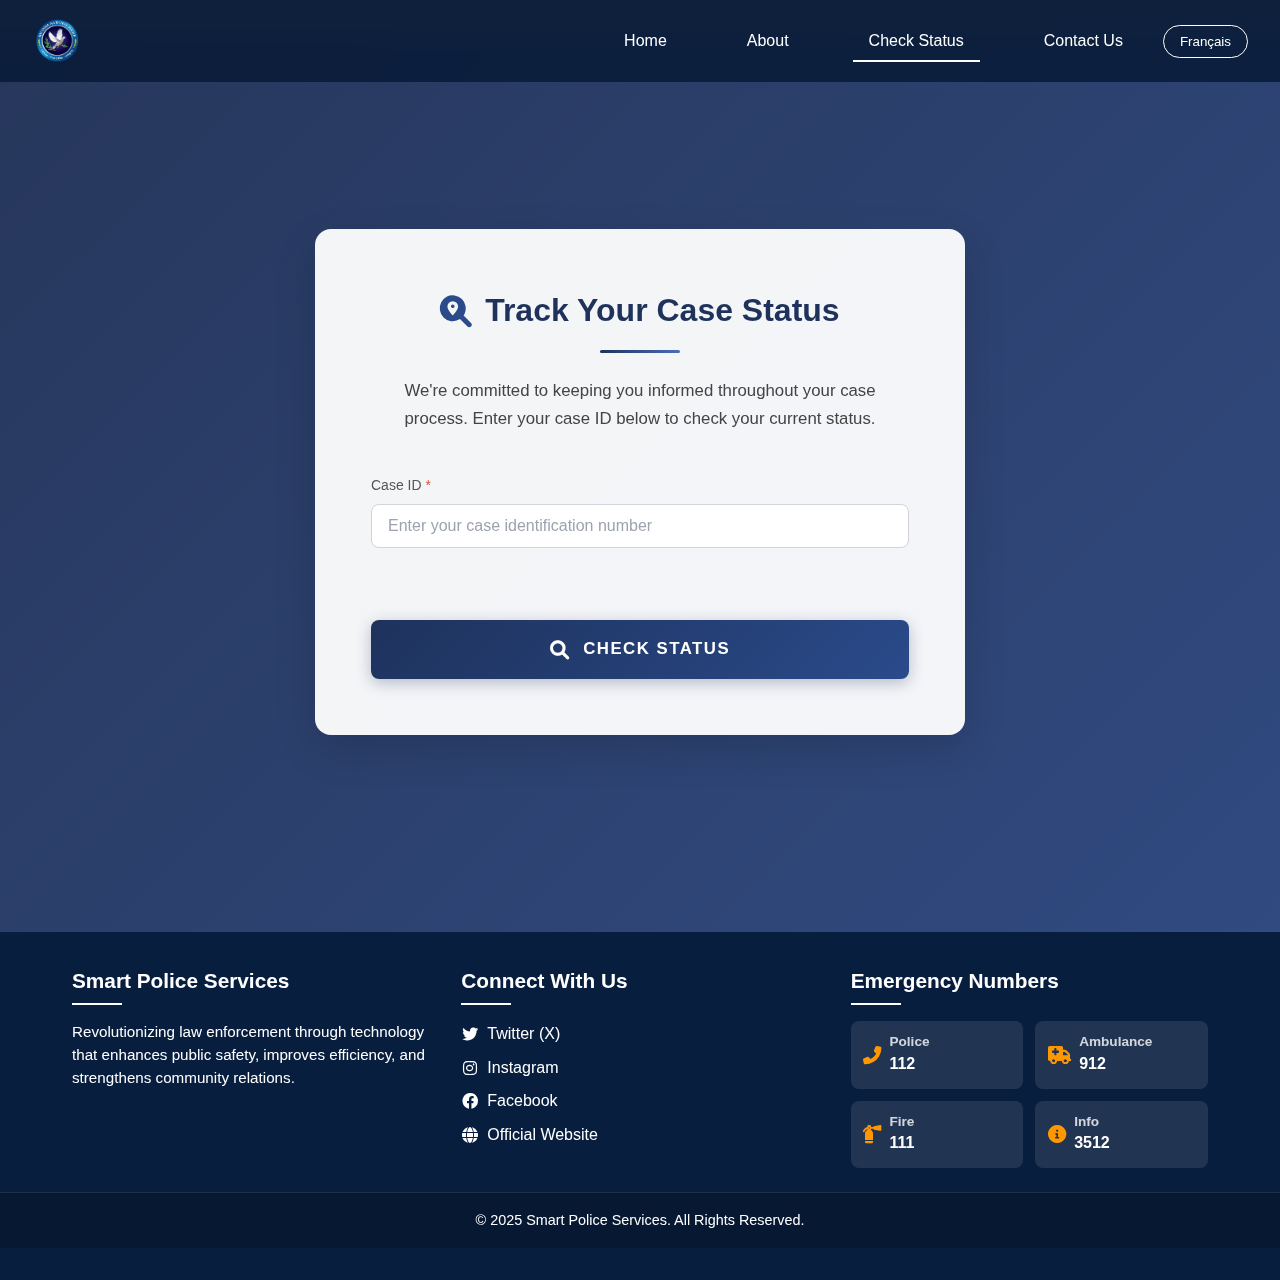
<file: pages/status.html>
<!DOCTYPE html>
<html lang="en">
<head>
    <meta charset="UTF-8">
    <meta name="viewport" content="width=device-width, initial-scale=1.0">
    <title>Check Status - Smart Police Services</title>
    <link rel="stylesheet" href="../assets/css/main.css">
    <link rel="stylesheet" href="../assets/css/header.css">
    <link rel="stylesheet" href="../assets/css/footer.css">
    <link rel="stylesheet" href="../assets/css/responsive.css">
    <link rel="stylesheet" href="https://cdnjs.cloudflare.com/ajax/libs/font-awesome/6.0.0-beta3/css/all.min.css">
</head>
<body>
    <div class="background-container">
        <div class="overlay"></div>
        <iframe id="background-video" 
                src="https://www.youtube.com/embed/sqHswJihozk?autoplay=1&mute=1&loop=1&playlist=sqHswJihozk&controls=0&showinfo=0&rel=0" 
                frameborder="0"
                allowfullscreen>
        </iframe>
    </div>

    <header>
        <div class="logo-container">
            <img src="../assets/images/logo.png" alt="Smart Police Services Logo" class="logo">
        </div>
        <nav>
            <ul class="nav-links">
                <li><a href="../index.html" class="nav-item translate" data-en="Home" data-fr="Accueil">Home</a></li>
                <li><a href="about.html" class="nav-item translate" data-en="About" data-fr="À propos">About</a></li>
                <li><a href="status.html" class="nav-item translate active" data-en="Check Status" data-fr="Vérifier le statut">Check Status</a></li>
                <li><a href="contact.html" class="nav-item translate" data-en="Contact Us" data-fr="Contactez-nous">Contact Us</a></li>
            </ul>
            <button class="language-btn" id="language-toggle" data-en="Français" data-fr="English">Français</button>
        </nav>
    </header>

    <main>
        <section class="status-section">
            <div class="status-container glass-box">
                <h1 class="status-title translate" data-en="Track Your Case Status" data-fr="Suivre l'état du dossier">
                    <i class="fas fa-search-location"></i> Track Your Case Status
                </h1>
                
                <div class="welcome-text">
                    <p class="translate" data-en="We're committed to keeping you informed throughout your case process. Enter your case ID below to check your current status." data-fr="Nous nous engageons à vous tenir informé tout au long du processus de votre dossier. Entrez votre numéro de dossier ci-dessous pour vérifier votre statut actuel.">
                        We're committed to keeping you informed throughout your case process. Enter your case ID below to check your current status.
                    </p>
                </div>
                
                <form id="status-form" class="floating-form" novalidate>
                    <div class="form-field">
                        <label for="case-number" class="required-label">Case ID</label>
                        <div class="input-wrapper">
                            <input type="text" id="case-number" placeholder="Enter your case identification number" required>
                        </div>
                        <div class="error-message" id="case-error">Please enter a valid case ID</div>
                    </div>

                    <button type="submit" class="gradient-btn translate" 
                            data-en="Check Status" 
                            data-fr="Vérifier l'état">
                        <i class="fas fa-search"></i> Check Status
                    </button>
                </form>
                
                <!-- Loading indicator -->
                <div id="loading-indicator" class="loading-spinner" style="display:none;">
                    <div class="spinner"></div>
                    <p class="translate" data-en="Searching for your case..." data-fr="Recherche de votre dossier...">Searching for your case...</p>
                </div>
                
                <!-- Results section (initially hidden) -->
                <div id="results-container" class="results-section" style="display:none;">
                    <h2 class="results-title">
                        <i class="fas fa-clipboard-list"></i> 
                        <span class="translate" data-en="Case Results" data-fr="Résultats du dossier">Case Results</span>
                    </h2>
                    
                    <div id="no-results-message" style="display:none;">
                        <div class="alert alert-warning">
                            <i class="fas fa-exclamation-triangle"></i>
                            <p class="translate" data-en="No case found matching your information. Please verify your case ID and try again." 
                               data-fr="Aucun dossier trouvé correspondant à vos informations. Veuillez vérifier votre numéro de dossier et réessayer.">
                                No case found matching your information. Please verify your case ID and try again.
                            </p>
                        </div>
                    </div>
                    
                    <div id="error-message" style="display:none;">
                        <div class="alert alert-danger">
                            <i class="fas fa-times-circle"></i>
                            <p class="translate" data-en="An error occurred while retrieving your case information. Please try again later."
                               data-fr="Une erreur s'est produite lors de la récupération des informations de votre dossier. Veuillez réessayer plus tard.">
                                An error occurred while retrieving your case information. Please try again later.
                            </p>
                        </div>
                    </div>
                    
                    <div id="results-list"></div>
                </div>
            </div>
        </section>
    </main>

    <footer>
        <div class="footer-content">
            <div class="footer-column">
                <h3 class="translate" data-en="Smart Police Services" data-fr="Services de Police Intelligents">Smart Police Services</h3>
                <p class="translate" data-en="Revolutionizing law enforcement through technology that enhances public safety, improves efficiency, and strengthens community relations." data-fr="Révolutionner l'application de la loi par la technologie qui améliore la sécurité publique, l'efficacité et les relations communautaires.">
                    Revolutionizing law enforcement through technology that enhances public safety, improves efficiency, and strengthens community relations.
                </p>
            </div>
            <div class="footer-column">
                <h3 class="translate" data-en="Connect With Us" data-fr="Connectez-Vous Avec Nous">Connect With Us</h3>
                <ul class="footer-links">
                    <li>
                        <a href="https://www.twitter.com/rwandapolice" target="_blank">
                            <i class="fab fa-twitter"></i> 
                            <span class="translate" data-en="Twitter (X)" data-fr="Twitter (X)">Twitter (X)</span>
                        </a>
                    </li>
                    <li>
                        <a href="https://www.instagram.com/rwandapolice" target="_blank">
                            <i class="fab fa-instagram"></i> 
                            <span class="translate" data-en="Instagram" data-fr="Instagram">Instagram</span>
                        </a>
                    </li>
                    <li>
                        <a href="https://www.facebook.com/rwandapolice" target="_blank">
                            <i class="fab fa-facebook"></i> 
                            <span class="translate" data-en="Facebook" data-fr="Facebook">Facebook</span>
                        </a>
                    </li>
                    <li>
                        <a href="https://www.police.gov.rw" target="_blank">
                            <i class="fas fa-globe"></i> 
                            <span class="translate" data-en="Official Website" data-fr="Site Officiel">Official Website</span>
                        </a>
                    </li>
                </ul>
            </div>
            <div class="footer-column">
                <h3 class="translate" data-en="Emergency Numbers" data-fr="Numéros d'Urgence">Emergency Numbers</h3>
                <div class="emergency-grid">
                    <div class="emergency-number police">
                        <i class="fas fa-phone-alt"></i>
                        <div>
                            <span class="translate" data-en="Police" data-fr="Police">Police</span>
                            <p>112</p>
                        </div>
                    </div>
                    <div class="emergency-number ambulance">
                        <i class="fas fa-ambulance"></i>
                        <div>
                            <span class="translate" data-en="Ambulance" data-fr="Ambulance">Ambulance</span>
                            <p>912</p>
                        </div>
                    </div>
                    <div class="emergency-number fire">
                        <i class="fas fa-fire-extinguisher"></i>
                        <div>
                            <span class="translate" data-en="Fire" data-fr="Incendie">Fire</span>
                            <p>111</p>
                        </div>
                    </div>
                    <div class="emergency-number helpline">
                        <i class="fas fa-info-circle"></i>
                        <div>
                            <span class="translate" data-en="Info" data-fr="Info">Info</span>
                            <p>3512</p>
                        </div>
                    </div>
                </div>
            </div>
        </div>
        <div class="copyright">
            <p class="translate" data-en="© 2025 Smart Police Services. All Rights Reserved." data-fr="© 2025 Services de Police Intelligents. Tous Droits Réservés.">© 2025 Smart Police Services. All Rights Reserved.</p>
        </div>
    </footer>

    <style>
        /* Global improvements */
        body {
            font-family: 'Segoe UI', Tahoma, Geneva, Verdana, sans-serif;
            margin: 0;
            padding: 0;
            line-height: 1.6;
            color: #333;
        }

        /* Background container adjustments */
        .background-container {
            position: fixed;
            top: 0;
            left: 0;
            width: 100%;
            height: 100%;
            z-index: -2;
        }

        .overlay {
            position: absolute;
            top: 0;
            left: 0;
            width: 100%;
            height: 100%;
            background: rgba(0, 0, 20, 0.7);
            z-index: -1;
        }

        #background-video {
            width: 100%;
            height: 100%;
            object-fit: cover;
        }

        /* Main content area improvements */
        main {
            min-height: calc(100vh - 180px);
            display: flex;
            flex-direction: column;
        }

        /* Status section improvements */
        .status-section {
            flex: 1;
            display: flex;
            align-items: center;
            justify-content: center;
            padding: 8rem 2rem;
            background: linear-gradient(135deg, rgba(30, 50, 92, 0.8), rgba(42, 74, 138, 0.8));
            position: relative;
            margin-top: 2rem;
        }

        /* Container improvements */
        .glass-box, .status-container {
            background: rgba(255, 255, 255, 0.95);
            backdrop-filter: blur(12px);
            border-radius: 16px;
            padding: 3.5rem;
            box-shadow: 0 15px 40px rgba(0, 0, 0, 0.15);
            width: 100%;
            max-width: 650px; /* Increased from 550px for wider layout */
            margin: 0 auto;
            transition: all 0.3s ease;
        }

        .glass-box:hover, .status-container:hover {
            transform: translateY(-5px);
            box-shadow: 0 20px 50px rgba(0, 0, 0, 0.2);
        }

        /* Title improvements */
        .status-title {
            color: #1E325C;
            font-size: 2rem;
            margin-bottom: 1.5rem;
            text-align: center;
            display: flex;
            align-items: center;
            justify-content: center;
            gap: 0.8rem;
            position: relative;
            padding-bottom: 1rem;
        }

        .status-title:after {
            content: '';
            position: absolute;
            bottom: 0;
            left: 50%;
            transform: translateX(-50%);
            width: 80px;
            height: 3px;
            background: linear-gradient(to right, #1E325C, #4a6ebc);
            border-radius: 3px;
        }

        .status-title i {
            color: #2a4a8a;
        }

        /* Welcome text improvements */
        .welcome-text {
            text-align: center;
            color: #444;
            margin-bottom: 2.5rem;
            font-size: 1.05rem;
            line-height: 1.7;
            max-width: 90%;
            margin-left: auto;
            margin-right: auto;
        }

        /* Modern form fields */
        .floating-form {
            display: flex;
            flex-direction: column;
            gap: 2rem;
        }

        .form-field {
            position: relative;
            margin-bottom: 1.5rem;
        }

        .form-field label {
            display: block;
            margin-bottom: 8px;
            font-size: 14px;
            color: #555;
            font-weight: 500;
        }

        .required-label:after {
            content: ' *';
            color: #e74c3c;
        }

        .input-wrapper {
            position: relative;
            width: 100%;
            max-width: 550px; /* Increased width for inputs */
            margin: 0 auto;
        }

        .form-field input {
            width: 100%;
            padding: 12px 16px;
            font-size: 16px;
            border: 1px solid #d1d5db;
            border-radius: 8px;
            background-color: #fff;
            box-sizing: border-box;
            transition: all 0.2s ease;
        }

        .form-field input:focus {
            outline: none;
            border-color: #4a6ebc;
            box-shadow: 0 0 0 3px rgba(74, 110, 188, 0.15);
        }

        .form-field input::placeholder {
            color: #9ca3af;
        }

        /* Error message */
        .error-message {
            color: #e74c3c;
            font-size: 0.85rem;
            margin-top: 6px;
            display: none;
            text-align: center;
        }

        .form-field.error input {
            border-color: #e74c3c;
        }

        .form-field.error .error-message {
            display: block;
        }

        /* Button improvements */
        .gradient-btn {
            background: linear-gradient(135deg, #1E325C, #2a4a8a);
            color: white;
            padding: 1.2rem 2rem;
            border: none;
            border-radius: 8px;
            font-size: 1.05rem;
            font-weight: 600;
            cursor: pointer;
            transition: all 0.3s ease;
            display: flex;
            align-items: center;
            justify-content: center;
            gap: 0.8rem;
            width: 100%;
            max-width: 550px; /* Increased width for button */
            margin: 1rem auto 0;
            text-transform: uppercase;
            letter-spacing: 1.5px;
            box-shadow: 0 4px 15px rgba(30, 50, 92, 0.3);
        }

        .gradient-btn:hover {
            transform: translateY(-3px);
            box-shadow: 0 8px 20px rgba(30, 50, 92, 0.4);
            background: linear-gradient(135deg, #2a4a8a, #1E325C);
        }

        .gradient-btn:active {
            transform: translateY(0);
        }

        .gradient-btn i {
            font-size: 1.2rem;
        }

        /* Loading spinner */
        .loading-spinner {
            text-align: center;
            margin: 2rem auto;
            display: flex;
            flex-direction: column;
            align-items: center;
            justify-content: center;
        }

        .spinner {
            width: 50px;
            height: 50px;
            border: 5px solid rgba(30, 50, 92, 0.2);
            border-radius: 50%;
            border-top-color: #1E325C;
            animation: spin 1s ease-in-out infinite;
            margin-bottom: 1rem;
        }

        @keyframes spin {
            to { transform: rotate(360deg); }
        }

        /* Results section */
        .results-section {
            margin-top: 3rem;
            padding-top: 2rem;
            border-top: 1px solid #e2e8f0;
        }

        .results-title {
            color: #1E325C;
            font-size: 1.5rem;
            margin-bottom: 1.5rem;
            display: flex;
            align-items: center;
            gap: 0.8rem;
        }

        .results-title i {
            color: #2a4a8a;
        }

        /* Alert styles */
        .alert {
            padding: 1rem;
            border-radius: 8px;
            margin-bottom: 1.5rem;
            display: flex;
            align-items: center;
            gap: 1rem;
        }

        .alert i {
            font-size: 1.5rem;
        }

        .alert-warning {
            background-color: #fff3cd;
            color: #856404;
            border-left: 4px solid #ffc107;
        }

        .alert-danger {
            background-color: #f8d7da;
            color: #721c24;
            border-left: 4px solid #dc3545;
        }

        /* Case card styles */
        .case-card {
            background-color: #f8fafc;
            border-radius: 8px;
            padding: 1.5rem;
            margin-bottom: 1.5rem;
            box-shadow: 0 4px 6px rgba(0, 0, 0, 0.05);
            border-left: 4px solid #1E325C;
            transition: all 0.2s ease;
        }

        .case-card:hover {
            transform: translateY(-3px);
            box-shadow: 0 6px 12px rgba(0, 0, 0, 0.1);
        }

        .case-header {
            display: flex;
            justify-content: space-between;
            align-items: center;
            margin-bottom: 1rem;
        }

        .case-id {
            font-size: 1.2rem;
            font-weight: 600;
            color: #1E325C;
        }

        .case-status {
            padding: 0.3rem 0.8rem;
            border-radius: 15px;
            font-size: 0.85rem;
            font-weight: 500;
            text-transform: uppercase;
        }

        .status-pending {
            background-color: #fff3cd;
            color: #856404;
        }

        .status-inprogress{
            background-color: #cfe2ff;
            color: #084298;
        }

        .status-resolved {
            background-color: #d1e7dd;
            color: #0f5132;
        }

        .status-closed {
            background-color: #e2e3e5;
            color: #41464b;
        }

        .case-details {
            margin-top: 1rem;
        }

        .detail-row {
            display: flex;
            margin-bottom: 0.5rem;
        }

        .detail-label {
            font-weight: 500;
            min-width: 120px;
            color: #6b7280;
        }

        .detail-value {
            color: #111827;
        }

        .case-description {
            margin-top: 1rem;
            padding-top: 1rem;
            border-top: 1px solid #e5e7eb;
        }

        .case-description h4 {
            color: #1E325C;
            margin-bottom: 0.5rem;
        }

        /* Improved responsiveness */
        @media (max-width: 850px) {
            .glass-box, .status-container {
                padding: 2.5rem 2rem;
                max-width: 95%;
            }
            
            .status-title {
                font-size: 1.8rem;
            }

            .status-section {
                padding: 7rem 1rem 5rem;
            }
        }

        @media (max-width: 500px) {
            .glass-box, .status-container {
                padding: 2rem 1.5rem;
            }
            
            .status-title {
                font-size: 1.6rem;
                flex-direction: column;
                gap: 0.5rem;
            }

            .gradient-btn {
                max-width: 100%;
                padding: 1rem 1.5rem;
            }
            
            .input-wrapper, .phone-input-wrapper {
                max-width: 100%;
            }
            
            .case-header {
                flex-direction: column;
                align-items: flex-start;
                gap: 0.5rem;
            }
        }
    </style>

    <script>
        document.addEventListener('DOMContentLoaded', function() {
            const form = document.getElementById('status-form');
            const caseNumberInput = document.getElementById('case-number');
            const caseNumberField = caseNumberInput.closest('.form-field');
            const loadingIndicator = document.getElementById('loading-indicator');
            const resultsContainer = document.getElementById('results-container');
            const noResultsMessage = document.getElementById('no-results-message');
            const errorMessage = document.getElementById('error-message');
            const resultsList = document.getElementById('results-list');
            
            // Form validation and submission
            form.addEventListener('submit', function(e) {
                e.preventDefault();
                
                // Reset error states
                caseNumberField.classList.remove('error');
                
                // Validate case number
                const caseNumber = caseNumberInput.value.trim();
                if (!caseNumber) {
                    caseNumberField.classList.add('error');
                    document.getElementById('case-error').textContent = "Please enter a valid case ID";
                    return;
                }
                
                // Reset results section
                resultsContainer.style.display = 'none';
                noResultsMessage.style.display = 'none';
                errorMessage.style.display = 'none';
                resultsList.innerHTML = '';
                
                // Show loading indicator
                loadingIndicator.style.display = 'flex';
                
                // Fetch data from API
                fetchCaseData(caseNumber);
            });
            
            // Update validation on change
            caseNumberInput.addEventListener('input', function() {
                if (caseNumberInput.value.trim()) {
                    caseNumberField.classList.remove('error');
                }
            });
            
            function fetchCaseData(trackingCode) {
                // API endpoint
                let apiEndpoint = `https://esrirw.rw:8885/api/v1/incidents/incident/${trackingCode}`;
                
                console.log("Fetching data from:", apiEndpoint);
                
                // Add headers if needed for authentication
                const requestOptions = {
                    method: 'GET',
                    headers: {
                        'Content-Type': 'application/json'
                        // Add any required authentication headers here
                        // 'Authorization': 'Bearer YOUR_TOKEN'
                    }
                };
                
                // Fetch data from API
                fetch(apiEndpoint, requestOptions)
                    .then(response => {
                        if (!response.ok) {
                            console.error(`API responded with status: ${response.status}`);
                            throw new Error(`HTTP error! Status: ${response.status}`);
                        }
                        return response.json();
                    })
                    .then(data => {
                        console.log("Received data:", data);
                        
                        // Hide loading indicator
                        loadingIndicator.style.display = 'none';
                        
                        // Process and display results
                        processResults(data, trackingCode);
                    })
                    .catch(error => {
                        console.error('Error fetching case data:', error);
                        
                        // Hide loading indicator
                        loadingIndicator.style.display = 'none';
                        
                        // Show error message with more specific details
                        resultsContainer.style.display = 'block';
                        errorMessage.style.display = 'block';
                        errorMessage.querySelector('p').textContent = 
                            `An error occurred: ${error.message}. Please check your connection and try again.`;
                    });
            }
            
            // Function to process and display results
            function processResults(data, requestedtrackingCode) {
                // Show results container
                resultsContainer.style.display = 'block';
                
                // Check if data is empty or null
                if (!data || (Array.isArray(data) && data.length === 0) || (typeof data === 'object' && Object.keys(data).length === 0)) {
                    noResultsMessage.style.display = 'block';
                    return;
                }
                
                // Normalize data to array format for consistency in processing
                let casesArray = Array.isArray(data) ? data : [data];
                
                // If a specific case ID was requested but not found in results
                if (requestedtrackingCode && !casesArray.some(caseItem => caseItem.id === requestedtrackingCode || caseItem.trackingCode === requestedtrackingCode)) {
                    noResultsMessage.style.display = 'block';
                    noResultsMessage.querySelector('p').textContent = `No case found with ID: ${requestedtrackingCode}. Please verify the case ID and try again.`;
                    return;
                }
                
                // Display each case
                casesArray.forEach(caseItem => {
                    const caseCard = createCaseCard(caseItem);
                    resultsList.appendChild(caseCard);
                });
            }
            
   // Function to create a case card element - Updated to include conditional "Assigned to" field
function createCaseCard(caseData) {
    const card = document.createElement('div');
    card.className = 'case-card';
    
    // Get case ID (either id or trackingCode from API)
    const trackingCode = caseData.trackingCode || caseData.trackingCode || 'Unknown';
    
    // Get status and map to appropriate class
    const status = caseData.status || 'PENDING';
    const statusMap = {
        'PENDING': 'status-pending',
        'IN_PROGRESS': 'status-inprogress',
        'INPROGRESS': 'status-inprogress',
        'IN PROGRESS': 'status-inprogress',
        'RESOLVED': 'status-resolved',
        'CLOSED': 'status-closed'
    };
    const statusClass = statusMap[status.toUpperCase()] || 'status-pending';
    
    // Format status for display
    const displayStatus = status.replace('_', ' ');
    
    // Format date function
    function formatDate(dateString) {
        if (!dateString) return 'N/A';
        const date = new Date(dateString);
        return date.toLocaleDateString(undefined, { year: 'numeric', month: 'long', day: 'numeric' });
    }
    
    // Build card HTML - modified status title to be closer to status box
    let cardHTML = `
     <div class="case-header">
         <div class="case-id">Case ${trackingCode}</div>
         <div class="status-wrapper" style="display:flex; align-items:center;">
             <span style="margin:0; padding:0;">Status:</span><div class="case-status ${statusClass}" style="margin-left:0;">${displayStatus}</div>
         </div>
     </div>
         <div class="case-details">
    `;
    
    // Add date from API response with dark blue clock icon
    if (caseData.reportedDate || caseData.createdAt || caseData.date) {
        const dateValue = caseData.reportedDate || caseData.createdAt || caseData.date;
        cardHTML += `
            <div class="detail-row">
                <div class="detail-label"><i class="fas fa-clock" style="color: #1E325C;"></i> Reported Date:</div>
                <div class="detail-value">${formatDate(dateValue)}</div>
            </div>
        `;
    }
    
    // Add "Assigned to" field only if status is IN_PROGRESS (or variations)
    if ((status.toUpperCase() === 'IN_PROGRESS' || 
         status.toUpperCase() === 'INPROGRESS' || 
         status.toUpperCase() === 'IN PROGRESS') && 
        caseData.department && caseData.department.name) {
        cardHTML += `
            <div class="detail-row">
                <div class="detail-label"><i class="fas fa-user-shield" style="color: #1E325C;"></i> Assigned to:</div>
                <div class="detail-value">${caseData.department.name}</div>
            </div>
        `;
    }
    
    // Add category from API if available
    if (caseData.category || caseData.type || caseData.incidentType) {
        const categoryValue = caseData.category || caseData.type || caseData.incidentType;
        cardHTML += `
            <div class="detail-row">
                <div class="detail-label">Category:</div>
                <div class="detail-value">${categoryValue || 'Not specified'}</div>
            </div>
        `;
    }
    
    if (caseData.address) {
        // Start with the lowest level (Village)
        let locationString = '';
        
        if (caseData.address.name) {
            locationString += caseData.address.name; // Village name
        }
        
        // Add Cell if available
        if (caseData.address.parentGeoLocation?.name) {
            locationString += ', ' + caseData.address.parentGeoLocation.name;
        }
        
        // Add Sector if available
        if (caseData.address.parentGeoLocation?.parentGeoLocation?.name) {
            locationString += ', ' + caseData.address.parentGeoLocation.parentGeoLocation.name;
        }
        
        // Add District if available
        if (caseData.address.parentGeoLocation?.parentGeoLocation?.parentGeoLocation?.name) {
            locationString += ', ' + caseData.address.parentGeoLocation.parentGeoLocation.parentGeoLocation.name;
        }

        // Add Province if available
        
        cardHTML += `
            <div class="detail-row">
                <div class="detail-label"><i class="fas fa-map-marker-alt" style="color: #1E325C;"></i> Location:</div>
                <div class="detail-value">${locationString || 'Not specified'}</div>
            </div>
        `;
    } else if (caseData.location || caseData.incidentLocation) {
        // Fallback to previous implementation if address object is not available
        const locationValue = caseData.location || caseData.incidentLocation;
        cardHTML += `
            <div class="detail-row">
                <div class="detail-label"><i class="fas fa-map-marker-alt" style="color: #1E325C;"></i> Location:</div>
                <div class="detail-value">${locationValue || 'Not specified'}</div>
            </div>
        `;
    }
    
    
    cardHTML += `</div>`;
    // Add description if available
    if (caseData.description || caseData.details || caseData.incidentDetails) {
        const descriptionValue = caseData.description || caseData.details || caseData.incidentDetails;
        cardHTML += `
            <div class="case-description">
                <h4>Description</h4>
                <p>${descriptionValue || 'No description provided.'}</p>
            </div>
        `;
    }
    
    // Add next steps if available
    if (caseData.nextSteps || caseData.actions || caseData.requiredActions) {
        const nextStepsValue = caseData.nextSteps || caseData.actions || caseData.requiredActions;
        cardHTML += `
            <div class="case-next-steps">
                <h4>Next Steps</h4>
                <p>${nextStepsValue}</p>
            </div>
        `;
    }
    
    card.innerHTML = cardHTML;
    return card;
}
        });
    </script>

    <script src="../assets/js/main.js"></script>
    <script src="../assets/js/language.js"></script>
</body>
</html>
</file>
<file: assets/css/main.css>
/* assets/css/main.css */

* {
    margin: 0;
    padding: 0;
    box-sizing: border-box;
    font-family: Arial, sans-serif;
}

body {
    overflow-x: hidden;
    perspective: 1000px;
}

.background-container {
    position: fixed;
    width: 100%;
    height: 100vh;
    overflow: hidden;
    z-index: -1;
    opacity: 1;
    transition: opacity 0.5s ease;
}

.overlay {
    position: absolute;
    top: 0;
    left: 0;
    width: 100%;
    height: 100%;
    background: rgba(0, 0, 0, 0.6); /* Darker overlay */
    z-index: 1;
}

#background-video {
    position: absolute;
    top: 0;
    left: 0;
    width: 100%;
    height: 100%;
    pointer-events: none;
    filter: blur(2px); /* Reduced blur */
    transform: scale(1.05);
}

/* Enhanced Navigation Underline */
.nav-item:after {
    content: '';
    position: absolute;
    width: 0;
    height: 3px; /* Thicker line */
    bottom: -5px;
    left: 0; /* Start from left */
    background: white;
    transition: all 0.3s ease;
    transform-origin: left;
}

.nav-item:hover:after {
    width: 100%; /* Full width of text */
}

header {
    position: fixed;
    top: 0;
    left: 0;
    width: 100%;
    padding: 1.5rem 2rem;
    display: flex;
    justify-content: space-between;
    align-items: center;
    z-index: 100;
    transition: all 0.3s ease;
    background: rgba(30, 50, 92, 0.2);
    backdrop-filter: blur(10px);
}

header.scrolled {
    padding: 1rem 2rem;
    background: rgba(30, 50, 92, 0.95);
    box-shadow: 0 5px 15px rgba(0, 0, 0, 0.1);
}

.logo-container {
    display: flex;
    align-items: center;
}

.logo {
    height: 50px;
    transition: all 0.3s ease;
}

header.scrolled .logo {
    height: 40px;
}

nav {
    display: flex;
    align-items: center;
}

.nav-links {
    display: flex;
    list-style: none;
}

.nav-item {
    color: white;
    text-decoration: none;
    font-weight: 600;
    padding: 0.5rem 1rem;
    margin: 0 0.5rem;
    position: relative;
    transition: all 0.3s ease;
}

.language-btn {
    background: #1E325C; /* Darker blue background for better text visibility */
    color: white; /* White text for better visibility */
    border: none;
    padding: 0.5rem 1rem;
    border-radius: 4px;
    cursor: pointer;
    margin-left: 1rem;
    transition: all 0.3s ease;
    font-weight: 600;
    border: 1px solid rgba(255, 255, 255, 0.3); /* Subtle border */
}

.language-btn:hover {
    background: #2a4a8a; /* Lighter blue on hover */
    transform: translateY(-2px);
}

main {
    padding: 0;
    margin: 0 auto;
    min-height: calc(100vh - 80px);
    color: #333;
}

/* Hero Section */
.hero-section {
    height: 100vh;
    display: flex;
    justify-content: center;
    align-items: center;
    text-align: center;
    position: relative;
    overflow: hidden;
}

.hero-content {
    z-index: 2;
    transform-style: preserve-3d;
}

.animate-title {
    font-size: 4rem;
    font-weight: 800;
    margin-bottom: 2rem;
    color: white;
    text-shadow: 2px 2px 8px rgba(0, 0, 0, 0.5);
    transform: translateZ(50px);
    animation: float 6s ease-in-out infinite;
}

@keyframes float {
    0%, 100% {
        transform: translateY(0) translateZ(50px);
    }
    50% {
        transform: translateY(-20px) translateZ(50px);
    }
}

.scroll-indicator {
    position: absolute;
    bottom: 50px;
    left: 50%;
    transform: translateX(-50%);
    display: flex;
    flex-direction: column;
    align-items: center;
    color: white;
    animation: bounce 2s infinite;
}

.mouse {
    width: 30px;
    height: 50px;
    border: 2px solid white;
    border-radius: 15px;
    position: relative;
    margin-bottom: 10px;
}

.wheel {
    width: 6px;
    height: 10px;
    background: white;
    border-radius: 3px;
    position: absolute;
    top: 10px;
    left: 50%;
    transform: translateX(-50%);
    animation: scroll 1.5s infinite;
}

@keyframes scroll {
    0% {
        opacity: 1;
        transform: translateX(-50%) translateY(0);
    }
    100% {
        opacity: 0;
        transform: translateX(-50%) translateY(15px);
    }
}

.arrow {
    display: flex;
    flex-direction: column;
    align-items: center;
    color: white;
    font-size: 0.8rem;
}

.arrow i {
    margin-top: 8px;
    animation: bounce 2s infinite;
}

@keyframes bounce {
    0%, 20%, 50%, 80%, 100% {
        transform: translateY(0);
    }
    40% {
        transform: translateY(-10px);
    }
    60% {
        transform: translateY(-5px);
    }
}

/* Info Section - Changed background to light blue */
.info-section {
    padding: 6rem 0;
    background: #e6f0fa; /* Light blue background instead of white */
    position: relative;
}

.section-container {
    max-width: 1200px;
    margin: 0 auto;
    padding: 0 2rem;
}

.section-title {
    font-size: 2.5rem;
    text-align: center;
    margin-bottom: 3rem;
    color: #1E325C;
    position: relative;
}

.section-title:after {
    content: '';
    position: absolute;
    width: 80px;
    height: 3px;
    background: #1E325C;
    bottom: -15px;
    left: 50%;
    transform: translateX(-50%);
}

.info-box {
    background-color: rgba(255, 255, 255, 0.6); /* More transparent white */
    border-radius: 15px;
    box-shadow: 0 10px 30px rgba(0, 0, 0, 0.1);
    overflow: hidden;
    transition: all 0.5s ease;
    transform: perspective(1000px) rotateX(0deg);
    border-left: 3px solid #1E325C; /* Blue accent border */
}

.info-box:hover {
    transform: perspective(1000px) rotateX(5deg);
    box-shadow: 0 15px 40px rgba(0, 0, 0, 0.15);
}

.info-content {
    display: flex;
    padding: 3rem;
    align-items: center;
}

.info-icon {
    font-size: 3rem;
    color: #1E325C;
    margin-right: 2rem;
}

.service-description {
    line-height: 1.8;
    font-size: 1.1rem;
}

/* Feature Sections with alternating layouts and blue backgrounds */
.feature-section {
    padding: 6rem 0;
    position: relative;
}

/* Alternate backgrounds for feature sections */
.feature-section:nth-child(odd):not(.blue-section) {
    background: #edf5fc; /* Very light blue instead of white/gray */
}

.feature-section:nth-child(even):not(.blue-section) {
    background: #d9e8f7; /* Slightly darker light blue */
}

.blue-section {
    background: linear-gradient(135deg, #1E325C 0%, #2a4a8a 100%);
    color: white;
}

.blue-section .section-title,
.blue-section h2,
.blue-section p {
    color: white;
}

.blue-section .description-section h2:after {
    background: white;
}

/* Enhanced styling for feature sections */
.feature-section.blue-section .description-section {
    background: rgba(255, 255, 255, 0.15); /* Slightly transparent white */
    padding: 2rem;
    border-radius: 15px;
    backdrop-filter: blur(5px);
}

.feature-section:not(.blue-section) .description-section {
    background: rgba(30, 50, 92, 0.05); /* Very light blue tint */
    padding: 2rem;
    border-radius: 15px;
    box-shadow: 0 10px 30px rgba(0, 0, 0, 0.05);
}

.feature-card {
    display: flex;
    align-items: center;
    gap: 4rem;
}

/* This is already in your original CSS - maintaining the alternating layout */
.feature-card.reverse {
    flex-direction: row-reverse;
}

.picture-box {
    flex: 1;
    height: 400px;
    overflow: hidden;
    border-radius: 15px;
    box-shadow: 0 10px 30px rgba(0, 0, 0, 0.1);
    transition: all 0.5s ease;
    transform: perspective(1000px) rotateY(0deg);
}

.feature-card:hover .picture-box {
    transform: perspective(1000px) rotateY(-5deg);
}

.feature-card.reverse:hover .picture-box {
    transform: perspective(1000px) rotateY(5deg);
}

.picture-box img {
    width: 100%;
    height: 100%;
    object-fit: cover;
    transition: all 0.5s ease;
}

.feature-card:hover .picture-box img {
    transform: scale(1.05);
}

.description-section {
    flex: 1;
}

.description-section h2 {
    font-size: 2rem;
    margin-bottom: 1.5rem;
    color: #1E325C;
    position: relative;
}

.description-section h2:after {
    content: '';
    position: absolute;
    width: 60px;
    height: 3px;
    background: #1E325C;
    bottom: -10px;
    left: 0;
}

.description-section p {
    line-height: 1.8;
    font-size: 1.1rem;
}

/* Status Page Styles */
.status-section {
    min-height: 100vh;
    display: flex;
    align-items: center;
    justify-content: center;
    padding: 4rem 2rem;
    background: linear-gradient(45deg, #1E325C 0%, #2a4a8a 100%);
}

.status-container {
    background: rgba(255, 255, 255, 0.9);
    backdrop-filter: blur(10px);
    border-radius: 20px;
    padding: 3rem;
    box-shadow: 0 15px 40px rgba(0, 0, 0, 0.2);
    max-width: 600px;
    width: 100%;
    transform: translateY(0);
    transition: transform 0.3s ease;
}

.status-container:hover {
    transform: translateY(-5px);
}

.status-form {
    display: flex;
    flex-direction: column;
    gap: 1.5rem;
}

.form-title {
    text-align: center;
    color: #1E325C;
    font-size: 2.2rem;
    margin-bottom: 2rem;
    position: relative;
}

.form-title:after {
    content: '';
    position: absolute;
    bottom: -10px;
    left: 50%;
    transform: translateX(-50%);
    width: 60px;
    height: 3px;
    background: #1E325C;
}

.input-group {
    position: relative;
    margin-bottom: 1.5rem;
}

.input-group input {
    width: 100%;
    padding: 1rem;
    border: 2px solid #e0e0e0;
    border-radius: 8px;
    font-size: 1rem;
    transition: all 0.3s ease;
}

.input-group input:focus {
    border-color: #1E325C;
    box-shadow: 0 0 10px rgba(30, 50, 92, 0.2);
}

.input-group label {
    position: absolute;
    left: 1rem;
    top: 50%;
    transform: translateY(-50%);
    background: white;
    padding: 0 0.5rem;
    color: #666;
    transition: all 0.3s ease;
    pointer-events: none;
}

.input-group input:focus ~ label,
.input-group input:not(:placeholder-shown) ~ label {
    top: 0;
    font-size: 0.9rem;
    color: #1E325C;
}

.check-status-btn {
    background: linear-gradient(45deg, #1E325C, #2a4a8a);
    color: white;
    padding: 1rem 2rem;
    border: none;
    border-radius: 8px;
    font-size: 1.1rem;
    cursor: pointer;
    transition: all 0.3s ease;
    text-transform: uppercase;
    letter-spacing: 1px;
}

.check-status-btn:hover {
    transform: translateY(-2px);
    box-shadow: 0 5px 15px rgba(30, 50, 92, 0.3);
}

/* Footer with enhanced blue background */
footer {
    background: #1E325C;
    color: white;
    padding: 0;
}

.footer-content {
    max-width: 1200px;
    margin: 0 auto;
    padding: 3rem 2rem;
    display: grid;
    grid-template-columns: repeat(auto-fit, minmax(250px, 1fr));
    gap: 2rem;
}

.footer-column h3 {
    font-size: 1.3rem;
    margin-bottom: 1.5rem;
    position: relative;
    padding-bottom: 10px;
}

.footer-column h3:after {
    content: '';
    position: absolute;
    bottom: 0;
    left: 0;
    width: 50px;
    height: 2px;
    background: white;
}

.footer-links {
    list-style: none;
}

.footer-links li {
    margin-bottom: 1rem;
}

.footer-links a {
    color: rgba(255, 255, 255, 0.8);
    text-decoration: none;
    transition: all 0.3s ease;
}

.footer-links a:hover {
    color: white;
    text-decoration: underline;
}

.footer-links i {
    margin-right: 10px;
    width: 20px;
    text-align: center;
}

.emergency-grid {
    display: grid;
    grid-template-columns: repeat(2, 1fr);
    gap: 1.5rem;
}

.emergency-number {
    display: flex;
    align-items: center;
    background: rgba(255, 255, 255, 0.1);
    padding: 0.8rem;
    border-radius: 8px;
    transition: all 0.3s ease;
}

.emergency-number:hover {
    background: rgba(255, 255, 255, 0.2);
}

.emergency-number i {
    font-size: 1.5rem;
    margin-right: 1rem;
    color: rgba(255, 255, 255, 0.9);
}

.emergency-number span {
    font-size: 0.9rem;
    color: rgba(255, 255, 255, 0.8);
}

.emergency-number p {
    font-size: 1.2rem;
    font-weight: 700;
    color: white;
}

.copyright {
    border-top: 1px solid rgba(255, 255, 255, 0.1);
    padding: 1.5rem;
    text-align: center;
    font-size: 0.9rem;
    background: rgba(0, 0, 0, 0.2);
}

/* --- Aesthetic Enhancements --- */
body {
    font-family: 'Poppins', sans-serif;
}

.fade-in {
    opacity: 0;
    transform: translateY(30px);
    transition: opacity 1s ease, transform 1s ease;
}
.fade-in.visible {
    opacity: 1;
    transform: translateY(0);
}
</file>
<file: assets/css/header.css>
/* Header styles */
header {
    position: fixed;
    top: 0;
    left: 0;
    width: 100%;
    padding: 1rem 2rem;
    display: flex;
    justify-content: space-between;
    align-items: center;
    z-index: 1000;
    transition: background-color 0.3s ease;
    background-color: rgba(9, 28, 57, 0.9); /* Blue with transparency */
}

header.scrolled {
    background-color: rgba(10, 32, 66, 0.9);
    box-shadow: 0 2px 10px rgba(0, 0, 0, 0.1);
}

.logo-container {
    display: flex;
    align-items: center;
}

.logo {
    height: 50px;
    width: auto;
}

.nav-links {
    display: flex;
    list-style: none;
    margin: 0;
    padding: 0;
}

.nav-links li {
    margin-left: 2rem;
}

.nav-item {
    color: white; /* Always white */
    text-decoration: none;
    font-weight: 500;
    transition: color 0.3s ease;
    position: relative;
}

.nav-item::after {
    content: '';
    position: absolute;
    bottom: -5px;
    left: 0;
    width: 0;
    height: 2px;
    background-color: white;
    transition: width 0.3s ease;
}

.nav-item:hover::after,
.nav-item.active::after {
    width: 100%;
}

.language-btn {
    background-color: transparent;
    color: white;
    border: 1px solid white;
    padding: 0.5rem 1rem;
    border-radius: 20px;
    cursor: pointer;
    transition: all 0.3s ease;
    font-weight: 500;
}

.language-btn:hover {
    background-color: white;
    color:rgb(7, 31, 67);
}

/* Responsive menu */
.menu-toggle {
    display: none;
    flex-direction: column;
    justify-content: space-around;
    width: 30px;
    height: 25px;
    background: transparent;
    border: none;
    cursor: pointer;
    padding: 0;
    z-index: 1001;
}

.menu-toggle span {
    width: 30px;
    height: 3px;
    background-color: white;
    border-radius: 5px;
    transition: all 0.3s ease;
}

@media (max-width: 768px) {
    .menu-toggle {
        display: flex;
    }
    
    .nav-links {
        position: fixed;
        top: 0;
        left: 0;
        width: 100%;
        height: 100vh;
        background-color:rgb(3, 18, 43);
        flex-direction: column;
        align-items: center;
        justify-content: center;
        transform: translateX(-100%);
        transition: transform 0.3s ease;
        z-index: 1000;
    }
    
    .nav-links.active {
        transform: translateX(0);
    }
    
    .nav-links li {
        margin: 1.5rem 0;
    }
    
    .language-btn {
        margin-top: 2rem;
    }
    
    .menu-toggle.active span:nth-child(1) {
        transform: translateY(11px) rotate(45deg);
    }
    
    .menu-toggle.active span:nth-child(2) {
        opacity: 0;
    }
    
    .menu-toggle.active span:nth-child(3) {
        transform: translateY(-11px) rotate(-45deg);
    }
}
</file>
<file: assets/css/footer.css>
/* Footer styles */
footer {
    background-color:rgb(8, 30, 63);
    color: white;
    padding: 2rem 0;
}

.footer-content {
    max-width: 1200px;
    margin: 0 auto;
    padding: 0 2rem;
    display: grid;
    grid-template-columns: 1fr 1fr 1fr;
    gap: 2rem;
}

.footer-column h3 {
    font-size: 1.3rem;
    margin-bottom: 1rem;
    position: relative;
    padding-bottom: 0.5rem;
}

.footer-column h3::after {
    content: '';
    position: absolute;
    left: 0;
    bottom: 0;
    width: 50px;
    height: 2px;
    background-color: white;
}

.footer-column p {
    margin-bottom: 1rem;
    line-height: 1.5;
    font-size: 0.95rem;
}

.footer-links {
    list-style: none;
    padding: 0;
}

.footer-links li {
    margin-bottom: 0.5rem;
}

.footer-links a {
    color: white;
    text-decoration: none;
    transition: color 0.3s ease;
    display: flex;
    align-items: center;
}

.footer-links a:hover {
    color: #b3d4ff;
}

.footer-links a i {
    margin-right: 0.5rem;
    width: 18px;
}

/* Emergency numbers grid layout */
.emergency-grid {
    display: grid;
    grid-template-columns: 1fr 1fr;
    gap: 0.75rem;
}

.emergency-number {
    display: flex;
    align-items: center;
}

.emergency-number i {
    margin-right: 0.5rem;
    font-size: 1.15rem;
    color: #ff9800;
}

.emergency-number div {
    line-height: 1.2;
}

.emergency-number span {
    font-weight: bold;
    font-size: 0.85rem;
    display: block;
}

.emergency-number p {
    margin: 0;
    margin-top: 0.1rem;
    font-size: 1rem;
}

/*Custom hover colors for emergency numbers*/
.emergency-number.police:hover {
    background-color: #3b5998;
}

.emergency-number.ambulance:hover {
    background-color: orangered;
}

.emergency-number.fire:hover {
    background-color: firebrick;
}

.emergency-number.helpline:hover {
    background-color: #2E8B57;
}

.copyright {
    text-align: center;
    padding: 1rem 0;
    margin-top: 1.5rem;
    border-top: 1px solid rgba(255, 255, 255, 0.1);
    font-size: 0.9rem;
}

/* Responsive adjustments */
@media (max-width: 768px) {
    .footer-content {
        grid-template-columns: 1fr;
    }
    
    .footer-column {
        margin-bottom: 1.5rem;
    }
    
    .footer-column:last-child {
        margin-bottom: 0;
    }
    
    /* Maintain grid in mobile */
    .emergency-grid {
        grid-template-columns: 1fr 1fr;
    }
    
}

@media (max-width: 480px) {
    .emergency-grid {
        grid-template-columns: 1fr;
    }
}
</file>
<file: assets/css/responsive.css>
/* assets/css/responsive.css */
@media (max-width: 768px) {
    nav ul {
        flex-direction: column;
        position: absolute;
        top: 80px;
        right: 0;
        background-color: #1E325C;
        width: 200px;
        padding: 1rem;
        display: none;
    }
    
    nav ul li {
        margin: 0.5rem 0;
    }
    
    .picture-section, .picture-section.reverse {
        flex-direction: column;
    }
    
    .picture-box, .description-section {
        flex-basis: 100%;
    }
    
    .picture-box {
        height: 200px;
    }
    
    h1 {
        font-size: 2rem;
    }
}

/* Mobile menu toggle functionality will be added with JavaScript */
</file>
